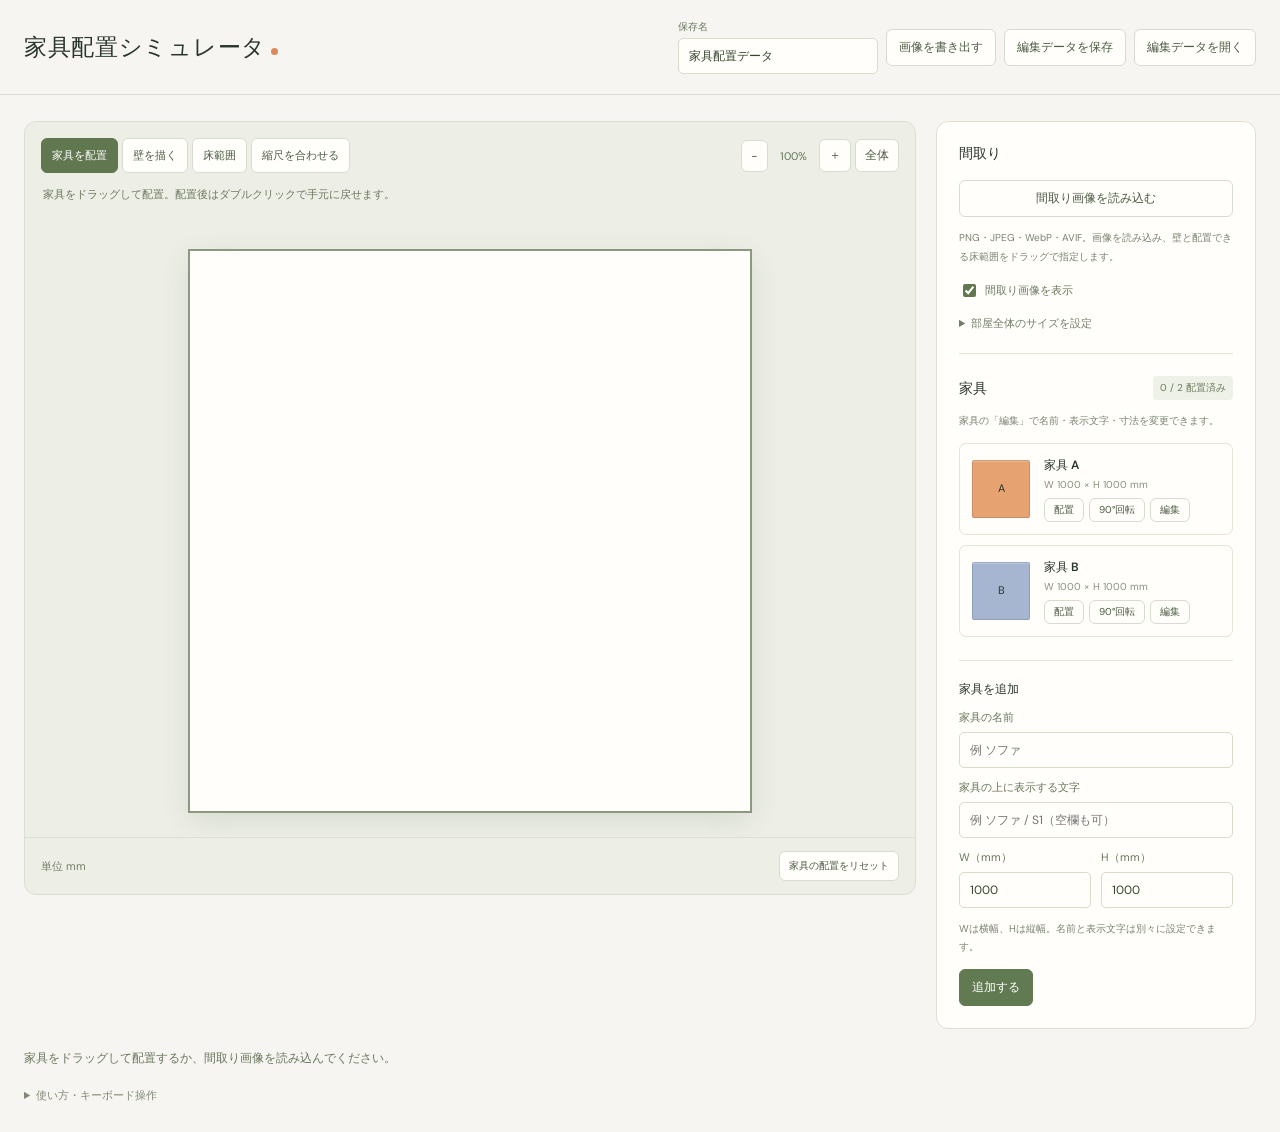
<file: index.html>
<!DOCTYPE html>
<html lang="ja">
<head>
  <meta charset="UTF-8">
  <meta name="viewport" content="width=device-width, initial-scale=1.0">
  <meta name="theme-color" content="#f6f5f1">
  <meta name="description" content="間取り画像から壁を設定し、mm単位で家具を配置。画像出力と編集データの保存に対応した家具配置シミュレータ。">
  <title>家具配置シミュレータ</title>
  <link rel="stylesheet" href="./stage.css">
  <script type="module" src="./stage.js"></script>
</head>
<body>
  <header class="site-header">
    <h1>家具配置シミュレータ<span class="brand-dot" aria-hidden="true"></span></h1>
    <div class="file-actions">
      <label class="save-name" for="project-name">保存名<input id="project-name" type="text" maxlength="80" value="家具配置データ" placeholder="例 リビング配置案"></label>
      <button id="export-image" type="button">画像を書き出す</button>
      <button id="export-project" type="button">編集データを保存</button>
      <label class="button" for="project-file">編集データを開く</label>
      <input id="project-file" class="file-input" type="file" accept=".json,application/json">
    </div>
  </header>
  <main>
    <div class="workspace">
      <section class="stage-panel" aria-label="配置図の編集">
        <div class="stage-toolbar">
          <div class="mode-buttons" role="group" aria-label="編集モード">
            <button type="button" data-mode="furniture" aria-pressed="true">家具を配置</button>
            <button type="button" data-mode="wall" aria-pressed="false">壁を描く</button>
            <button type="button" data-mode="floor" aria-pressed="false">床範囲</button>
            <button type="button" data-mode="scale" aria-pressed="false">縮尺を合わせる</button>
          </div>
          <div class="zoom-controls" role="group" aria-label="拡大縮小">
            <button id="zoom-out" type="button" aria-label="縮小">−</button>
            <output id="zoom-label">100%</output>
            <button id="zoom-in" type="button" aria-label="拡大">＋</button>
            <button id="zoom-fit" type="button">全体</button>
          </div>
        </div>
        <p id="mode-help" class="mode-help">家具をドラッグして配置。配置後はダブルクリックで手元に戻せます。</p>
        <div id="viewport" class="viewport">
          <div id="stage-wrap" class="stage-wrap">
            <div id="stage" class="stage" role="group" aria-label="家具と壁の配置図">
              <img id="plan-image" class="plan-image" alt="読み込んだ間取り図" hidden>
              <div id="floor-layer" class="floor-layer"></div>
              <div id="wall-layer" class="wall-layer"></div>
              <div id="drawing-preview" class="drawing-preview" hidden></div>
              <div id="scale-line" class="scale-line" hidden></div>
            </div>
          </div>
        </div>
        <div class="stage-footer">
          <span id="scale-state">単位 mm</span>
          <button id="delete-region" class="danger-text" type="button" hidden>選択した範囲を削除</button>
          <button id="reset" type="button">家具の配置をリセット</button>
        </div>
        <form id="scale-form" class="scale-form" hidden>
          <label for="known-length">選択した2点の実際の長さ（mm）</label>
          <input id="known-length" type="number" min="1" max="100000" step="any" value="1000" required>
          <button class="primary" type="submit">縮尺を適用</button>
        </form>
      </section>
      <aside class="sidebar">
        <section class="room-panel" aria-labelledby="room-heading">
          <h2 id="room-heading">間取り</h2>
          <label class="button upload-button" for="plan-file">間取り画像を読み込む</label>
          <input id="plan-file" class="file-input" type="file" accept="image/png,image/jpeg,image/webp,image/avif">
          <p class="help">PNG・JPEG・WebP・AVIF。画像を読み込み、壁と配置できる床範囲をドラッグで指定します。</p>
          <label class="check-label"><input id="show-plan" type="checkbox" checked>間取り画像を表示</label>
          <details class="room-settings">
            <summary>部屋全体のサイズを設定</summary>
            <form id="room-form">
              <div class="field-pair">
                <label>W（mm）<input id="room-width" type="number" min="1" max="100000" step="any" value="4000" required></label>
                <label>H（mm）<input id="room-height" type="number" min="1" max="100000" step="any" value="4000" required></label>
              </div>
              <button type="submit">サイズを適用</button>
            </form>
          </details>
        </section>
        <section class="furniture-panel" aria-labelledby="objects-heading">
          <div class="panel-heading"><h2 id="objects-heading">家具</h2><span id="placement-count" class="placement-count">0 / 2 配置済み</span></div>
          <p class="help furniture-help">家具の「編集」で名前・表示文字・寸法を変更できます。</p>
          <p class="help touch-help">一覧の余白を左右にスワイプ。家具は1回触れて、そのまま上の間取りへドラッグできます。</p>
          <div id="object-list" class="object-list"></div>
          <form id="object-form" class="object-form">
            <h3 id="editor-heading">家具を追加</h3>
            <label>家具の名前<input id="object-name" type="text" maxlength="80" placeholder="例 ソファ" required></label>
            <label>家具の上に表示する文字<input id="object-label" type="text" maxlength="40" placeholder="例 ソファ / S1（空欄も可）"></label>
            <div class="field-pair">
              <label>W（mm）<input id="object-width" type="number" min="1" max="100000" step="1" value="1000" required></label>
              <label>H（mm）<input id="object-height" type="number" min="1" max="100000" step="1" value="1000" required></label>
            </div>
            <p class="help">Wは横幅、Hは縦幅。名前と表示文字は別々に設定できます。</p>
            <div class="editor-actions"><button id="save-object" class="primary" type="submit">追加する</button><button id="new-object" type="button" hidden>追加に切替</button><button id="delete-object" class="danger-text" type="button" hidden>削除</button></div>
          </form>
        </section>
      </aside>
    </div>
    <p id="status" class="status" role="status" aria-live="polite" aria-atomic="true">家具をドラッグして配置するか、間取り画像を読み込んでください。</p>
    <details class="usage"><summary>使い方・キーボード操作</summary><p>画像の読み込み後は「縮尺を合わせる」で既知の距離の両端をクリックし、実際の長さをmmで入力します。「壁を描く」で長方形の壁を追加し、「床範囲」で家具を置ける範囲を追加します。床範囲を組み合わせるとL字型の部屋にも対応できます。壁・床範囲はクリックで選択して削除できます。</p><p>家具はEnterで配置、Rキーで90度回転、矢印で10 mm、Shift併用で100 mm移動。Deleteで未配置に戻し、Escでドラッグや描画を中止します。配置画面内でCtrl＋スクロールは拡大縮小、スクロールは縦移動、Shift＋スクロールは横移動。スマホは2本指のピンチで拡大縮小、空白部分のドラッグで表示位置を移動できます。編集データには間取り画像・壁・床範囲・家具をまとめて保存します。</p></details>
  </main>
  <template id="object-template">
    <div class="object-card">
      <div class="object-slot"><span class="slot-placeholder" aria-hidden="true" hidden>配置済み</span><button class="object" type="button"><span></span></button></div>
      <div class="object-details"><h3 class="object-name"></h3><p class="object-dimensions"></p><div class="card-actions"><button class="place-object" type="button">配置</button><button class="rotate-object" type="button">90°回転</button><button class="edit-object" type="button">編集</button></div></div>
    </div>
  </template>
</body>
</html>
</file>
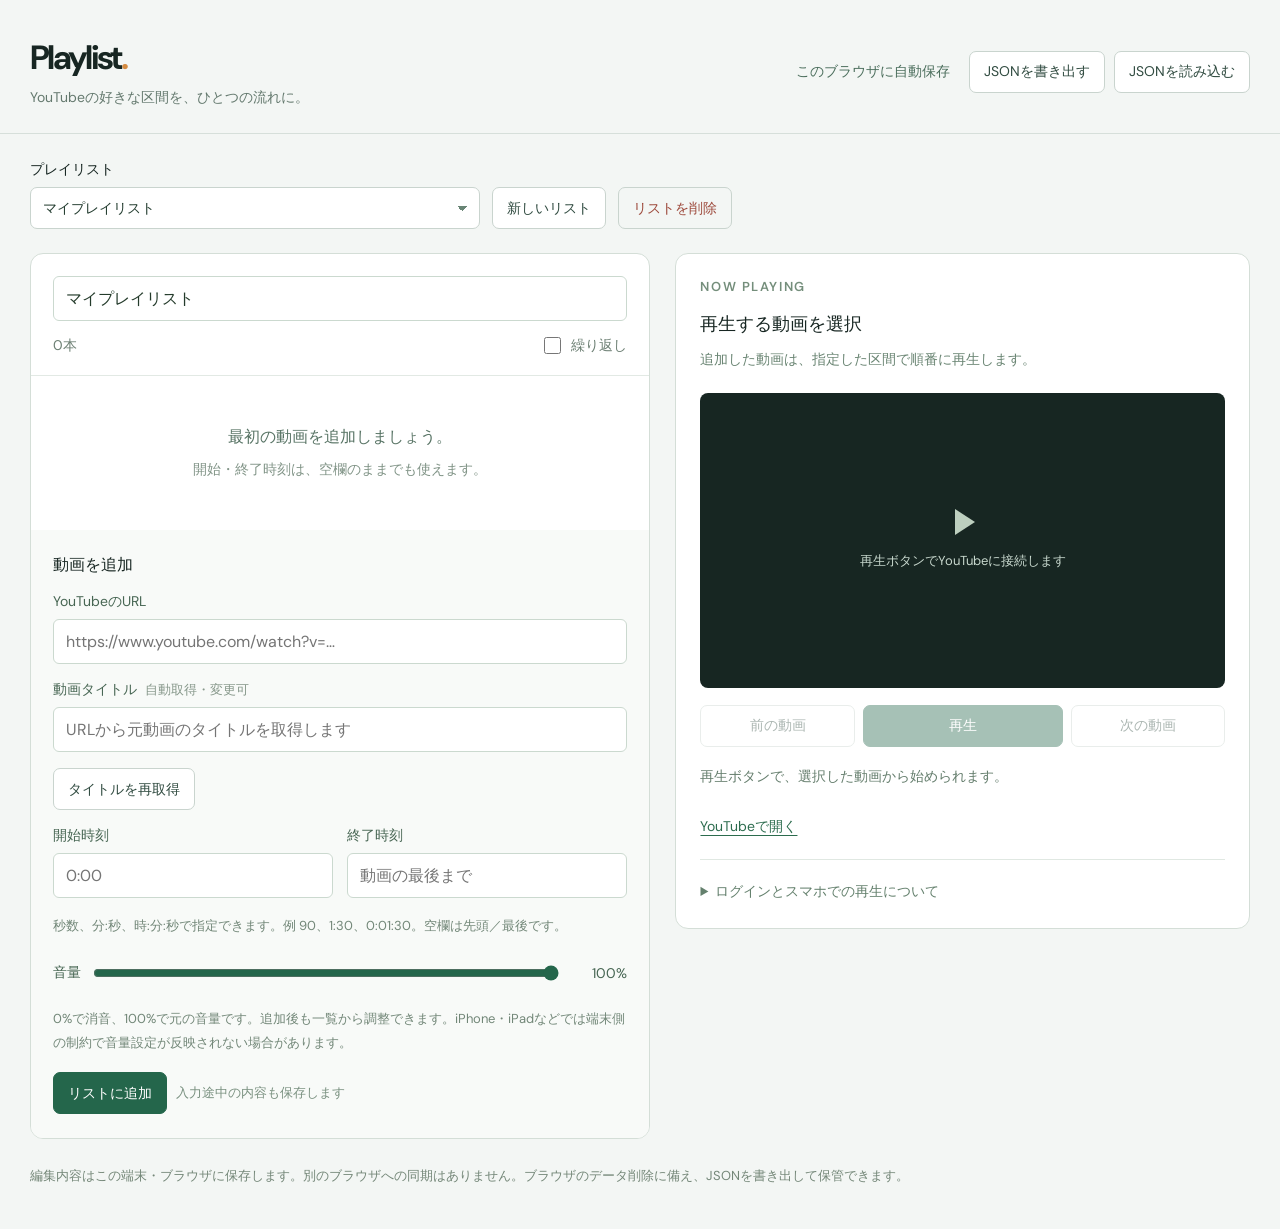
<file: playlist/index.html>
﻿<!DOCTYPE html>
<html lang="ja">
<head>
  <meta charset="UTF-8">
  <meta name="viewport" content="width=device-width, initial-scale=1">
  <meta name="robots" content="noindex, nofollow, noarchive">
  <meta name="referrer" content="strict-origin-when-cross-origin">
  <meta name="theme-color" content="#172622">
  <title>Playlist — 区間をつなぐ</title>
  <link rel="stylesheet" href="./playlist.css">
  <script src="./model.js" defer></script>
  <script src="./metadata.js" defer></script>
  <script src="./player.js" defer></script>
  <script src="./app.js" defer></script>
</head>
<body>
  <header class="page-header">
    <div><span class="wordmark">Playlist<span aria-hidden="true">.</span></span><p>YouTubeの好きな区間を、ひとつの流れに。</p></div>
    <div class="header-actions"><span id="save-state" role="status">このブラウザに自動保存</span><button id="export" type="button">JSONを書き出す</button><label class="button" for="import">JSONを読み込む</label><input id="import" class="file-input" type="file" accept=".json,application/json"></div>
  </header>
  <main>
    <div id="storage-error" class="alert" role="alert" hidden></div>
    <div class="library-bar">
      <label for="playlist-select">プレイリスト<select id="playlist-select"></select></label>
      <button id="new-playlist" type="button">新しいリスト</button>
      <button id="delete-playlist" class="quiet danger" type="button">リストを削除</button>
    </div>
    <div class="workspace">
      <section class="list-panel" aria-labelledby="list-heading">
        <div class="list-heading"><label class="sr-only" for="playlist-name">プレイリスト名</label><input id="playlist-name" maxlength="100" aria-label="プレイリスト名"><div><span id="clip-count">0本</span><label class="loop-label"><input id="loop" type="checkbox">繰り返し</label></div></div>
        <h1 id="list-heading" class="sr-only">プレイリストの動画</h1>
        <p id="empty-state" class="empty-state">最初の動画を追加しましょう。<br><span>開始・終了時刻は、空欄のままでも使えます。</span></p>
        <ol id="clip-list" class="clip-list"></ol>
        <form id="clip-form" class="clip-form">
          <h2 id="form-heading">動画を追加</h2>
          <label>YouTubeのURL<input id="video-url" type="text" placeholder="https://www.youtube.com/watch?v=…" maxlength="3000" required autocomplete="off" spellcheck="false"></label>
          <label>動画タイトル <span class="optional">自動取得・変更可</span><input id="video-title" maxlength="200" placeholder="URLから元動画のタイトルを取得します"></label>
          <div class="form-actions"><button id="refresh-title" type="button">タイトルを再取得</button><p id="title-status" class="help" role="status" hidden></p></div>
          <div class="time-fields"><label>開始時刻<input id="start-time" type="text" inputmode="decimal" placeholder="0:00" autocomplete="off" aria-describedby="time-help"></label><label>終了時刻<input id="end-time" type="text" inputmode="decimal" placeholder="動画の最後まで" autocomplete="off" aria-describedby="time-help"></label></div>
          <p id="time-help" class="help">秒数、分:秒、時:分:秒で指定できます。例 90、1:30、0:01:30。空欄は先頭／最後です。</p>
          <label class="volume-control" for="video-volume"><span>音量</span><input id="video-volume" type="range" min="0" max="100" step="1" value="100" aria-describedby="volume-help"><output id="video-volume-value" for="video-volume">100%</output></label>
          <p id="volume-help" class="help">0%で消音、100%で元の音量です。追加後も一覧から調整できます。iPhone・iPadなどでは端末側の制約で音量設定が反映されない場合があります。</p>
          <p id="form-error" class="form-error" role="alert" hidden></p>
          <div class="form-actions"><button id="save-clip" class="primary" type="submit">リストに追加</button><button id="cancel-edit" type="button" hidden>編集をやめる</button><span class="draft-note">入力途中の内容も保存します</span></div>
        </form>
      </section>
      <section class="player-panel" aria-labelledby="player-heading">
        <div class="player-top"><span class="eyebrow">NOW PLAYING</span><span id="playing-order"></span></div>
        <h2 id="player-heading">再生する動画を選択</h2>
        <p id="playing-range" class="range-label">追加した動画は、指定した区間で順番に再生します。</p>
        <div id="player-slot" class="player-slot"><div id="player-frame" class="player-frame"><div id="youtube-player"></div><div id="player-placeholder" class="player-placeholder"><span class="play-symbol" aria-hidden="true"></span><p>再生ボタンでYouTubeに接続します</p></div></div></div>
        <div id="floating-controls" class="floating-controls" hidden><button id="floating-play" type="button">一時停止</button><button id="return-player" type="button">元の位置へ戻る</button></div>
        <div class="transport"><button id="previous" type="button">前の動画</button><button id="play" class="primary" type="button">再生</button><button id="next" type="button">次の動画</button></div>
        <p id="play-status" class="play-status" role="status" aria-live="polite">再生すると、次の動画へ自動で切り替わります。</p>
        <a id="open-youtube" class="youtube-link" href="https://www.youtube.com/" target="_blank" rel="noopener noreferrer">YouTubeで開く</a>
        <details class="playback-notes"><summary>ログインとスマホでの再生について</summary><p>このページはYouTubeの公式埋め込みプレーヤーを使います。<a href="https://www.youtube.com/" target="_blank" rel="noopener noreferrer">YouTubeにログインする</a>場合は、YouTube本体を開いてください。ログイン状態やPremium特典の埋め込みへの反映は、YouTube・ブラウザ側の仕様に依存します。</p><p>スマホのバックグラウンド再生・画面ロック中の連続再生には対応していません。ページを離れた場合は一時停止します。バックグラウンド再生にはYouTube Premiumの公式アプリをご利用ください。その場合、このページの区間指定・自動切替は引き継がれません。</p><p>埋め込み禁止・年齢制限・非公開の動画などは再生できない場合があります。開始位置にはYouTube側のキーフレームによる誤差が生じることがあります。</p></details>
      </section>
    </div>
    <footer>編集内容はこの端末・ブラウザに保存します。別のブラウザへの同期はありません。ブラウザのデータ削除に備え、JSONを書き出して保管できます。</footer>
  </main>
  <template id="clip-template"><li class="clip-row"><div class="clip-main"><button class="clip-play" type="button" aria-label="この動画を再生">再生</button><div class="clip-info"><h3></h3><p class="clip-range"></p><span class="video-id"></span></div></div><label class="clip-volume volume-control"><span>音量</span><input class="clip-volume-input" type="range" min="0" max="100" step="1" value="100"><output>100%</output></label><div class="clip-actions"><button data-action="up" type="button">上へ</button><button data-action="down" type="button">下へ</button><button data-action="edit" type="button">編集</button><button data-action="remove" class="danger" type="button">削除</button></div></li></template>
</body>
</html>
</file>
<file: stage.css>
@import url("https://fonts.googleapis.com/css2?family=DM+Sans:wght@400;500;600;700&display=swap");
:root { color-scheme: light; font-family: "DM Sans", "Yu Gothic", Meiryo, sans-serif; color: #29352d; background: #f6f5f1; font-synthesis: none; }
* { box-sizing: border-box; }
body { margin: 0; }
button, input, select { font: inherit; }
button, .button { cursor: pointer; border: 1px solid #d6dccf; border-radius: 6px; background: #fffefa; color: #4d5c45; padding: 9px 12px; font-size: 12px; text-align: center; }
button:hover, .button:hover { background: #e8edde; }
button:focus-visible, input:focus-visible, select:focus-visible, .button:focus-within { outline: 3px solid #537652; outline-offset: 3px; }
button:disabled { cursor: default; opacity: .45; }
[hidden] { display: none !important; }
h1, h2, h3, p { margin: 0; }
h1 { font-size: clamp(17px, 2vw, 23px); letter-spacing: .03em; font-weight: 600; }
h2 { font-size: 14px; font-weight: 600; }
h3 { font-size: 12px; font-weight: 600; }
.site-header { min-height: 90px; padding: 20px max(24px, calc((100vw - 1400px) / 2)); display: flex; align-items: center; justify-content: space-between; gap: 20px; border-bottom: 1px solid #dedfd8; }
.brand-dot { display: inline-block; width: 7px; height: 7px; margin-left: 5px; background: #dd895b; border-radius: 50%; }
.file-actions { display: flex; flex-wrap: wrap; align-items: center; gap: 8px; }
.save-name { display: grid; gap: 4px; font-size: 10px; color: #68775d; width: 200px; }
.touch-help { display: none; }
.button { display: inline-block; }
.file-input { position: absolute; width: 1px; height: 1px; opacity: 0; overflow: hidden; }
main { max-width: 1448px; margin: auto; padding: 26px 24px; }
.workspace { display: grid; grid-template-columns: minmax(0, 1fr) 320px; gap: 20px; align-items: start; }
.stage-panel { position: sticky; top: 16px; min-width: 0; border: 1px solid #d9dfd0; border-radius: 12px; overflow: hidden; background: #edefe7; }
.stage-toolbar { display: flex; flex-wrap: wrap; align-items: center; justify-content: space-between; gap: 12px; padding: 16px 16px 0; }
.mode-buttons, .zoom-controls { display: flex; gap: 4px; align-items: center; }
.mode-buttons button { padding: 9px 10px; font-size: 11px; }
.mode-buttons button[aria-pressed="true"] { background: #60774f; border-color: #60774f; color: white; }
.zoom-controls button { padding: 7px 9px; }
.zoom-controls output { min-width: 43px; text-align: center; font-size: 11px; color: #66745a; }
.mode-help { min-height: 40px; margin: 12px 18px 0; color: #6c785f; font-size: 11px; line-height: 1.8; }
.viewport { position: relative; width: 100%; height: min(68vh, 730px); min-height: 360px; overflow: auto; overscroll-behavior: contain; touch-action: none; background-image: radial-gradient(#99a28c45 .7px, transparent .7px); background-size: 12px 12px; }
.stage-wrap { padding: 26px; min-width: 100%; min-height: 100%; display: flex; align-items: center; justify-content: center; width: max-content; height: max-content; }
.stage { position: relative; flex-shrink: 0; background: #fffefa; outline: 2px solid #8c9981; box-shadow: 0 8px 28px #3d4c3022; isolation: isolate; touch-action: none; }
.plan-image { position: absolute; inset: 0; width: 100%; height: 100%; pointer-events: none; user-select: none; }
.floor-layer, .wall-layer { position: absolute; inset: 0; pointer-events: none; }
.floor-region { position: absolute; pointer-events: none; }
.wall { position: absolute; background: #66765ed9; pointer-events: none; }
.stage.edit-wall .wall, .stage.edit-floor .floor-region { pointer-events: auto; cursor: crosshair; }
.stage.edit-wall, .stage.edit-floor, .stage.edit-scale { cursor: crosshair; }
.stage.edit-floor .floor-region { background: #9bbe6238; outline: 1px dashed #68864f; }
.wall.chosen, .floor-region.chosen { outline: 3px solid #d4854b; z-index: 2; }
.drawing-preview { position: absolute; pointer-events: none; background: #65785577; outline: 2px dashed #527448; z-index: 5; }
.stage.edit-floor .drawing-preview { background: #9bbe6244; }
.scale-line { position: absolute; height: 2px; background: #cf743e; transform-origin: left center; pointer-events: none; z-index: 5; }
.scale-line::before, .scale-line::after { content: ""; position: absolute; width: 8px; height: 8px; top: -3px; border-radius: 50%; background: #cf743e; }
.scale-line::after { right: -4px; }
.stage-footer { display: flex; flex-wrap: wrap; align-items: center; justify-content: space-between; gap: 9px; padding: 13px 16px; border-top: 1px solid #dbe0d2; }
.stage-footer span { color: #727e66; font-size: 11px; }
.stage-footer button { font-size: 10px; padding: 7px 9px; }
.scale-form { display: flex; flex-wrap: wrap; align-items: center; gap: 9px; padding: 0 16px 16px; font-size: 12px; }
.scale-form input { width: 120px; }
.sidebar { min-width: 0; border: 1px solid #dce1d4; border-radius: 12px; padding: 22px; background: #fffefa; }
.room-panel { padding-bottom: 22px; margin-bottom: 22px; border-bottom: 1px solid #e0e5d8; }
.upload-button { width: 100%; margin-top: 17px; }
.help { color: #7a8371; font-size: 10px; line-height: 1.85; margin: 12px 0; }
.check-label { display: flex; align-items: center; gap: 6px; color: #6d795f; font-size: 11px; margin: 15px 0 0; }
.check-label input { accent-color: #60774f; }
.room-settings { font-size: 11px; color: #737d69; margin-top: 16px; }
summary { cursor: pointer; }
.room-settings form { margin-top: 12px; }
.room-settings button { width: 100%; margin-top: 12px; }
.panel-heading { display: flex; align-items: center; justify-content: space-between; gap: 9px; }
.placement-count { font-size: 10px; color: #6e7c5f; background: #edf1e7; padding: 5px 7px; border-radius: 4px; }
.object-list { display: grid; gap: 10px; max-height: 252px; overflow-y: auto; overscroll-behavior: contain; padding: 5px; margin: -5px; scrollbar-width: thin; }
.object-card { display: flex; align-items: center; gap: 14px; padding: 12px; border: 1px solid #e0e5d8; border-radius: 7px; }
.object-card.active { border-color: #93a780; background: #f3f6ee; }
.object-slot { position: relative; flex: 0 0 58px; height: 58px; background: #eef0e8; border-radius: 4px; }
.slot-placeholder { position: absolute; inset: 0; display: grid; place-items: center; font-size: 9px; color: #8a9480; }
.object { position: absolute; padding: 0; min-width: 0; min-height: 0; overflow: hidden; border: 0; border-radius: 2px; background: var(--color); color: #29352d; box-shadow: inset 0 0 0 1px #00000020, inset 0 2px 0 #ffffff33; display: grid; place-items: center; cursor: grab; touch-action: none; user-select: none; -webkit-user-select: none; }
.object span { position: absolute; left: 50%; top: 50%; display: block; width: max-content; padding: 0; white-space: pre; text-align: center; pointer-events: none; font-family: "DM Sans", "Yu Gothic", Meiryo, sans-serif; }
.object-slot > .object { transform: translate(-50%, -50%); font-size: 11px; }
.object.placed { z-index: 3; font-size: 12px; }
.stage.edit-wall .object, .stage.edit-floor .object, .stage.edit-scale .object { pointer-events: none; opacity: .65; }
.object.selected { outline: 2px solid #426c52; outline-offset: 2px; }
.object.dragging { visibility: hidden; }
.object.drag-ghost { position: fixed; z-index: 20; pointer-events: none; opacity: .93; }
.object.drag-ghost.invalid { opacity: .55; outline: 2px solid #b4624f; }
body.is-dragging, body.is-dragging * { cursor: grabbing !important; }
.object-details { flex: 1; min-width: 0; }
.object-details h3 { overflow-wrap: anywhere; line-height: 1.5; }
.object-details p { font-size: 10px; color: #89907f; margin: 4px 0 7px; overflow-wrap: anywhere; }
.card-actions { display: flex; flex-wrap: wrap; gap: 5px; }
.edit-object, .place-object, .rotate-object { padding: 4px 9px; font-size: 10px; }
.object-form { border-top: 1px solid #e0e5d8; margin-top: 23px; padding-top: 20px; display: grid; gap: 12px; }
.object-form label, .field-pair label { display: grid; min-width: 0; gap: 7px; font-size: 11px; color: #68775d; }
input[type="text"], input[type="number"] { width: 100%; min-width: 0; padding: 9px 10px; border: 1px solid #d6ddcd; border-radius: 5px; background: #fffefa; color: #34452c; font-size: 12px; }
.field-pair { display: grid; grid-template-columns: 1fr 1fr; gap: 10px; }
.object-form .help { margin: 0; }
.editor-actions { display: flex; flex-wrap: wrap; gap: 6px; }
.primary { background: #617a52; border-color: #617a52; color: white; }
.primary:hover { background: #506944; }
.danger-text { color: #a45949; }
.status { margin: 18px 0 0; font-size: 12px; color: #69775c; line-height: 1.9; }
.usage { font-size: 11px; color: #818a76; margin-top: 16px; line-height: 1.9; }
.usage p { margin-top: 12px; max-width: 850px; }
@media (max-width: 950px) {
  .site-header { align-items: flex-start; flex-direction: column; padding: 20px; gap: 14px; }
  main { padding: 18px; }
  .workspace { grid-template-columns: minmax(0, 1fr) 290px; gap: 12px; }
  .sidebar { padding: 17px; }
  .mode-buttons { flex-wrap: wrap; }
  .viewport { height: 58vh; }
}
@media (max-width: 1100px), (hover: none) and (pointer: coarse) {
  .site-header { flex-wrap: wrap; }
  .workspace { grid-template-columns: minmax(0, 1fr); gap: 12px; }
  .sidebar { display: contents; }
  .room-panel { order: -1; margin: 0; padding: 16px; border: 1px solid #dce1d4; border-radius: 10px; background: #fffefa; }
  .room-panel .upload-button { width: auto; margin-top: 12px; }
  .stage-panel { position: relative; top: auto; }
  .viewport { height: clamp(260px, 43dvh, 440px); min-height: 260px; }
  .furniture-panel { min-width: 0; padding: 14px; border: 1px solid #dce1d4; border-radius: 10px; background: #fffefa; }
  .object-list { display: flex; flex-wrap: nowrap; overflow-x: auto; overflow-y: hidden; max-height: none; gap: 10px; padding: 6px 5px 12px; touch-action: pan-x; }
  .object-card { flex: 0 0 150px; flex-direction: column; align-items: flex-start; gap: 8px; padding: 12px; }
  .object-slot { flex: 0 0 58px; width: 58px; }
  .object-slot > .object { touch-action: none; }
  .furniture-help { display: none; }
  .touch-help { display: block; margin: 7px 0 9px; }
  .object-form { max-width: 620px; }
}
@media (max-width: 700px) {
  .workspace { grid-template-columns: 1fr; }
  .stage-panel { position: relative; top: auto; }
  .stage-toolbar { padding: 12px 12px 0; }
  .mode-buttons button { padding: 8px; font-size: 10px; }
  .viewport { height: clamp(260px, 40dvh, 340px); min-height: 260px; }
  .mode-help { font-size: 10px; }
  .file-actions button, .file-actions .button { padding: 8px; font-size: 10px; }
  .stage-wrap { padding: 16px; }
  .object-card { flex-direction: column; align-items: flex-start; padding: 12px; gap: 10px; }
  .object-slot { flex: 0 0 58px; width: 58px; }
  .sidebar { padding: 20px; }
  .save-name { width: 100%; }
  .file-actions { width: 100%; }
  input[type="text"], input[type="number"] { font-size: 16px; }
}
</file>
<file: playlist/playlist.css>
﻿@import url('https://fonts.googleapis.com/css2?family=DM+Sans:wght@400;500;600;700&display=swap');
:root{color-scheme:light;font-family:'DM Sans','Yu Gothic',Meiryo,sans-serif;background:#f3f6f4;color:#172622;font-synthesis:none}
*{box-sizing:border-box}body{margin:0}button,input,select{font:inherit}button,.button{display:inline-flex;align-items:center;justify-content:center;min-height:42px;padding:10px 14px;border:1px solid #c9d4ce;border-radius:7px;background:#fff;color:#304b40;font-size:.875rem;cursor:pointer;text-decoration:none}button:hover,.button:hover{background:#e9f1ed}button:disabled{opacity:.4;cursor:default}button:focus-visible,input:focus-visible,select:focus-visible,a:focus-visible{outline:3px solid #dd9c50;outline-offset:3px}[hidden]{display:none!important}.primary{background:#24664b;border-color:#24664b;color:#fff}.primary:hover{background:#19553b}.danger{color:#9d493b}.quiet{background:transparent}.page-header{max-width:1370px;margin:auto;padding:36px 30px 26px;display:flex;align-items:center;justify-content:space-between;gap:24px;border-bottom:1px solid #d6dfda}.wordmark{font-size:2.1rem;font-weight:700;letter-spacing:-.08em}.wordmark span{color:#d58b41}.page-header p{margin:9px 0 0;font-size:.875rem;color:#64796e}.header-actions{display:flex;align-items:center;gap:9px;flex-wrap:wrap}#save-state{font-size:.875rem;color:#4b6e5c;margin-right:10px}.file-input,.sr-only{position:absolute;width:1px;height:1px;overflow:hidden;clip-path:inset(50%);white-space:nowrap}main{max-width:1370px;margin:auto;padding:26px 30px 40px}.library-bar{display:flex;align-items:end;gap:12px;margin-bottom:24px}.library-bar>label{display:grid;gap:8px;font-size:.875rem;min-width:220px;max-width:450px;flex:1}select{appearance:none;border:1px solid #c9d4ce;border-radius:7px;padding:11px 34px 11px 12px;background-color:white;color:#253e31;background-image:linear-gradient(45deg,transparent 50%,#688575 50%),linear-gradient(135deg,#688575 50%,transparent 50%);background-position:calc(100% - 17px) 18px,calc(100% - 12px) 18px;background-size:5px 5px;background-repeat:no-repeat}.workspace{display:grid;grid-template-columns:minmax(0,1.08fr) minmax(350px,1fr);gap:25px;align-items:start}.list-panel,.player-panel{min-width:0;border:1px solid #d4ded7;border-radius:13px;background:#fff}.list-panel{overflow:hidden}.list-heading{padding:22px 22px 18px;border-bottom:1px solid #e2e9e4}.list-heading>input{width:100%;padding:4px 0;background:transparent;border:0;border-bottom:1px solid transparent;font-size:1.4rem;font-weight:600;color:#1c382a}.list-heading>input:hover{border-color:#d1ddd5}.list-heading>div{display:flex;align-items:center;justify-content:space-between;margin-top:13px;color:#6c7f73;font-size:.875rem}.loop-label{display:flex;gap:7px;align-items:center}input[type=checkbox]{accent-color:#24664b;width:17px;height:17px}.empty-state{padding:45px 24px;margin:0;line-height:2;text-align:center;color:#577364}.empty-state>span{font-size:.875rem;color:#819487}.clip-list{list-style:none;margin:0;padding:0 22px}.clip-row{padding:18px 0;border-bottom:1px solid #e2e9e4}.clip-row.current{background:#f0f7f2;box-shadow:0 0 0 10px #f0f7f2}.clip-main{display:flex;gap:14px;align-items:center}.clip-play{border-radius:50%;width:48px;min-width:48px;height:48px;padding:0;font-size:.8125rem;background:#f1f5f2}.clip-info{min-width:0}.clip-info h3{font-size:1rem;font-weight:600;margin:0 0 6px;overflow-wrap:anywhere;line-height:1.6}.clip-range{margin:0;font-size:.875rem;color:#3e6a51}.video-id{font-size:.8125rem;color:#91a094}.clip-actions{display:flex;gap:7px;justify-content:flex-end;flex-wrap:wrap;margin-top:12px}.clip-actions button{font-size:.8125rem;min-height:36px;padding:6px 11px}.clip-form{padding:24px 22px;background:#f8faf8;display:grid;gap:16px}.clip-form h2{margin:0;font-size:1rem;font-weight:600}.clip-form label{display:grid;gap:8px;font-size:.875rem;color:#466552}.optional{font-size:.8125rem;color:#87988b}.clip-form label:has(.optional){grid-template-columns:auto 1fr;align-items:center}.clip-form label:has(.optional) input{grid-column:1/-1}input[type=text],input:not([type]){min-width:0;width:100%;padding:11px 12px;border:1px solid #cbd9cf;border-radius:6px;color:#243b2b;background:white;font-size:1rem}.time-fields{display:grid;grid-template-columns:1fr 1fr;gap:14px}.help{margin:0;color:#728778;font-size:.8125rem;line-height:1.9}.form-error,.alert{color:#984436;background:#fff2ec;padding:12px;border:1px solid #eccabc;border-radius:7px;line-height:1.8;font-size:.875rem}.alert{margin-bottom:20px}.form-actions{display:flex;align-items:center;gap:9px;flex-wrap:wrap}.draft-note{font-size:.8125rem;color:#7a9180}.player-panel{position:sticky;top:20px;padding:24px}.player-top{display:flex;align-items:center;justify-content:space-between;gap:16px;font-size:.8125rem;color:#748e7b}.eyebrow{letter-spacing:.12em;font-weight:600}.player-panel h2{margin:15px 0 8px;font-size:1.15rem;line-height:1.6;overflow-wrap:anywhere}.range-label{margin:0 0 20px;font-size:.875rem;color:#6a8573;line-height:1.8}.player-frame{position:relative;width:100%;aspect-ratio:16/9;min-height:200px;background:#172622;border-radius:8px;overflow:hidden}.player-frame iframe{position:absolute;inset:0;width:100%;height:100%;border:0}.player-placeholder{position:absolute;inset:0;display:flex;align-items:center;justify-content:center;gap:15px;flex-direction:column;color:#c8d8ce;text-align:center;padding:15px}.player-placeholder p{font-size:.8125rem;line-height:1.7;margin:0}.play-symbol{width:0;height:0;border-top:13px solid transparent;border-bottom:13px solid transparent;border-left:20px solid #bdcfbf;margin-left:5px}.transport{display:grid;grid-template-columns:1fr 1.3fr 1fr;gap:8px;margin-top:17px}.play-status{min-height:44px;font-size:.875rem;color:#657e6d;line-height:1.8;margin:17px 0 7px}.youtube-link{color:#2c6c4e;font-size:.875rem;text-underline-offset:4px}.playback-notes{border-top:1px solid #e0e8e2;margin-top:23px;padding-top:18px;font-size:.875rem;color:#64806d;line-height:1.9}.playback-notes summary{cursor:pointer}.playback-notes p{font-size:.8125rem}.playback-notes a{color:#276443}footer{font-size:.8125rem;color:#748778;line-height:1.9;margin-top:25px;max-width:920px}
@media(max-width:950px){.workspace{grid-template-columns:1fr}.player-panel{position:relative;top:auto;grid-row:1}.page-header{align-items:flex-start;flex-direction:column}.player-frame{max-height:430px}.list-panel{grid-row:2}.library-bar{flex-wrap:wrap}.library-bar>label{min-width:100%;max-width:none}}
@media(max-width:520px){.page-header{padding:23px 16px 20px;gap:20px}main{padding:20px 16px}.header-actions{gap:7px}.header-actions #save-state{width:100%}.player-panel{padding:18px 14px}.list-heading{padding:20px 17px}.clip-form{padding:22px 17px}.clip-list{padding:0 17px}.transport button{padding:10px 8px;font-size:.8125rem}.time-fields{gap:10px}.library-bar button{flex:1}.wordmark{font-size:1.85rem}}
.player-slot{width:100%;aspect-ratio:16/9;min-height:200px}
.player-frame.is-floating{position:fixed;z-index:20;right:12px;bottom:70px;width:min(360px,calc(100vw - 24px));box-shadow:0 8px 30px #17262240;outline:1px solid #c9d4ce}
.floating-controls{position:fixed;z-index:20;right:12px;bottom:12px;width:min(360px,calc(100vw - 24px));display:flex;gap:8px;padding:5px;border:1px solid #c9d4ce;border-radius:8px;background:#fff;box-shadow:0 4px 16px #17262226}
.floating-controls button{flex:1;min-height:38px;padding:8px 5px}
body.has-floating-player main{padding-bottom:300px}
.volume-control,.clip-form label.volume-control{display:grid;grid-template-columns:auto minmax(0,1fr) 3.5rem;align-items:center;gap:12px;font-size:.875rem;color:#466552}
.clip-volume{margin-top:12px}
.volume-control input[type=range]{width:100%;min-width:0;min-height:36px;margin:0;accent-color:#24664b;cursor:pointer}
.volume-control output{text-align:right;font-variant-numeric:tabular-nums}
</file>
